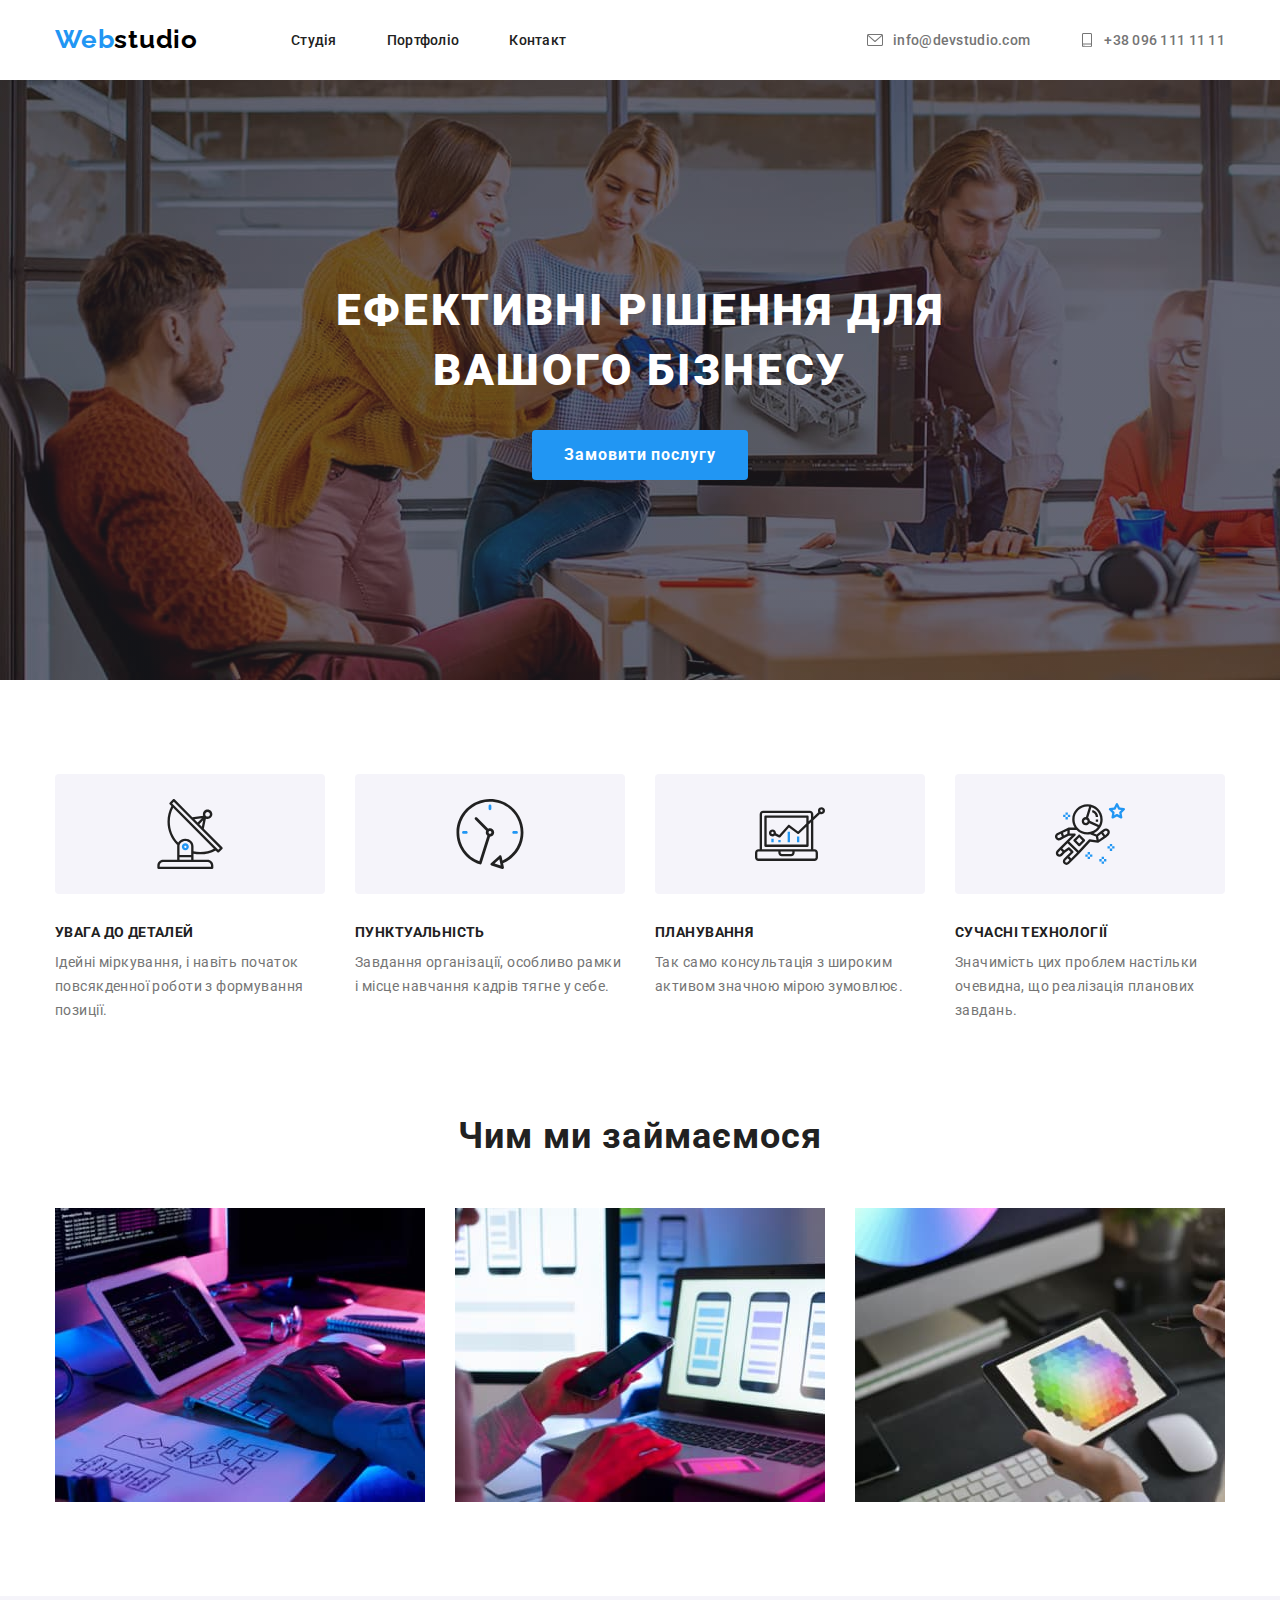
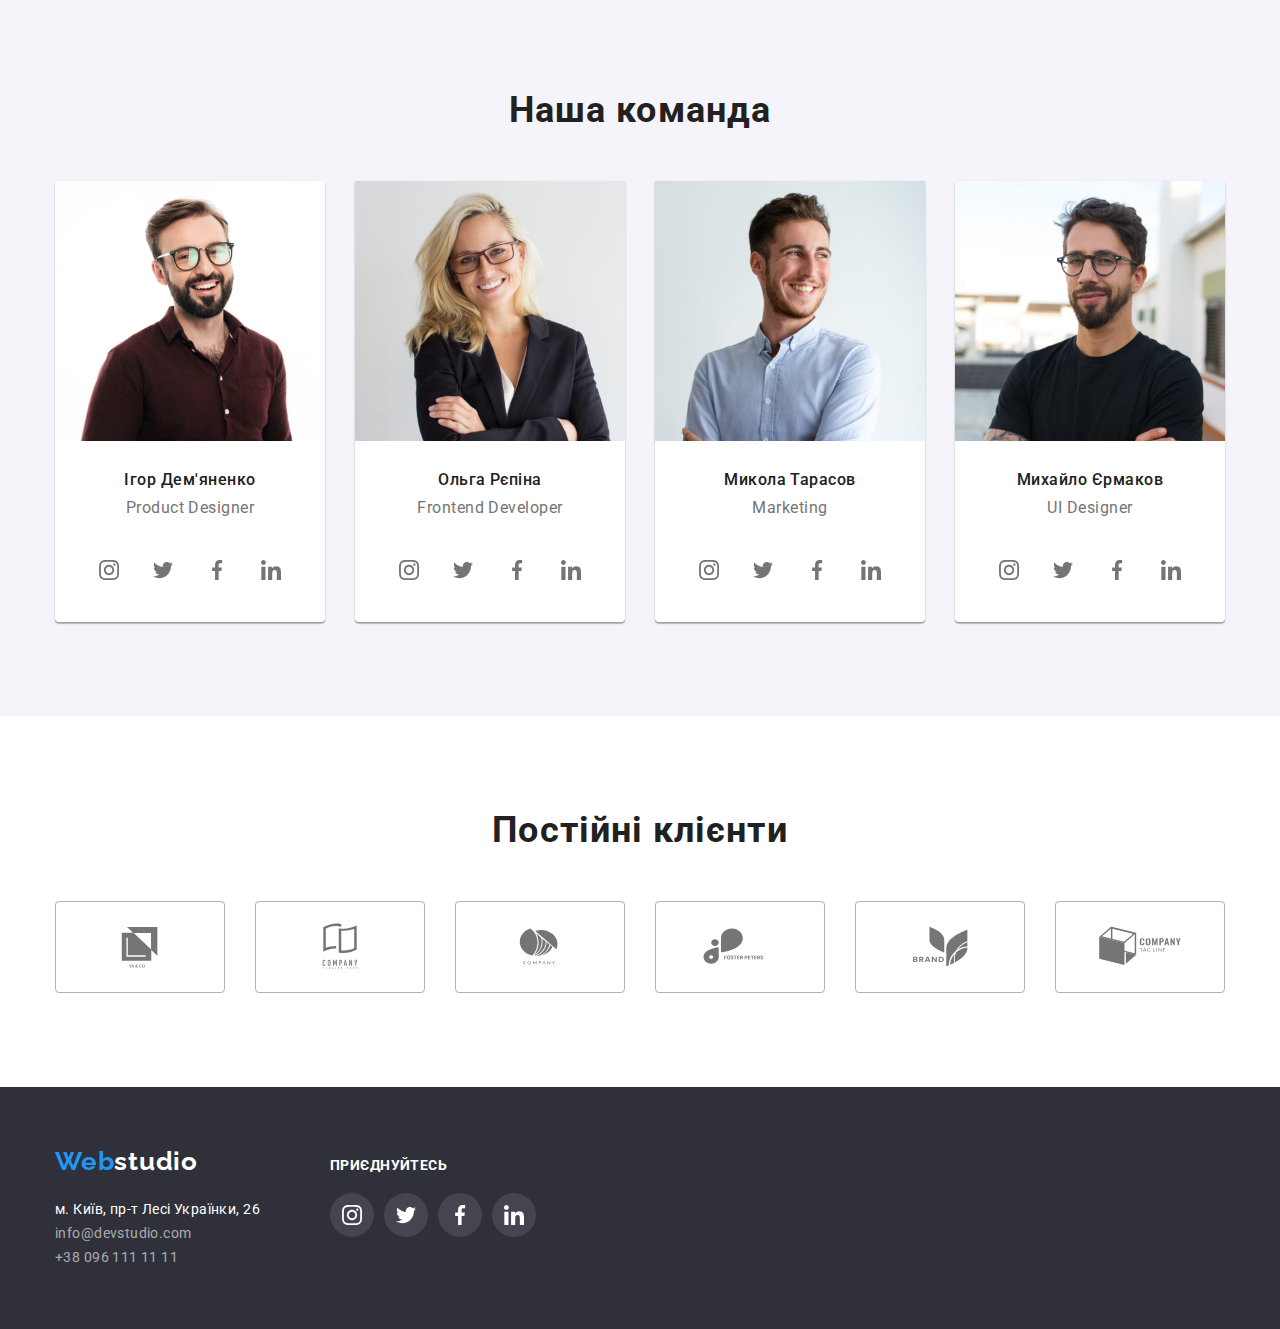
<file: index.html>
<!DOCTYPE html>
<html lang="en">
  <head>
    <meta charset="UTF-8" />
    <meta name="viewport" content="width=device-width, initial-scale=1.0" />

    <!-- fonts -->
    <link rel="preconnect" href="https://fonts.googleapis.com" />
    <link rel="preconnect" href="https://fonts.gstatic.com" crossorigin />
    <link
      href="https://fonts.googleapis.com/css2?family=Raleway:wght@700&family=Roboto:wght@400;500;700;900&display=swap"
      rel="stylesheet"
    />

    <!-- normalize -->
    <link
      rel="stylesheet"
      href="https://cdnjs.cloudflare.com/ajax/libs/modern-normalize/2.0.0/modern-normalize.min.css"
    />

    <!-- css -->
    <link rel="stylesheet" href="./css/styles.css" />
    <title>GoIT-1</title>
  </head>

  <body>
    <header class="header">
      <div class="header__container container">
        <nav class="header__menu">
          <a class="header__menu-logo logo" href="./index.html"
            ><span class="logo__span-color"> Web</span>studio</a
          >
          <ul class="header__menu-list">
            <li class="header__menu-item">
              <a class="header__menu-link link-current" href="./index.html">
                Студія
              </a>
            </li>
            <li class="header__menu-item">
              <a class="header__menu-link" href="./portfolio.html">
                Портфоліо
              </a>
            </li>
            <li class="header__menu-item">
              <a class="header__menu-link" href=""> Контакт </a>
            </li>
          </ul>
        </nav>
        <ul class="header__list">
          <li class="header__item">
            <a class="header__link" href="mailto:info@devstudio.com">
              <svg class="header__svg svg" width="16" height="16">
                <use href="./images/svg/symbol-defs.svg#icon-email"></use>
              </svg>
              info@devstudio.com</a
            >
          </li>
          <li class="header__item">
            <a class="header__link" href="tel:+380961111111">
              <svg class="header__svg svg" width="14" height="16">
                <use href="./images/svg/symbol-defs.svg#icon-tel"></use>
              </svg>
              +38 096 111 11 11</a
            >
          </li>
        </ul>
      </div>
    </header>
    <main>
      <!-- hero -->
      <section class="hero">
        <div class="hero__container container">
          <h1 class="hero__title">
            Ефективні рішення для<br />
            вашого бізнесу
          </h1>
          <button class="hero__button" type="button">Замовити послугу</button>
        </div>
      </section>

      <!-- граюсь з svg -->
      <!-- <div class="container">
  <div class="box1">
  <svg class="svg svg__rect">
    <rect class="rect" width="200" height="150" fill="red" x="20" y="140" rx="20" 
    />
  </svg>
  <svg class="svg svg__circle">
<circle class="circle" r="50" fill="orange" cx="50%" cy="50%" stroke="gold" stroke-width="100" stroke-dasharray="10 20" stroke-dashoffset="17">
</circle>
  </svg>
  <svg class="svg">
    <ellipse rx="150" ry="80" fill="gold" cx="50%" cy="50%" stroke="brown" stroke-width="10">
    </ellipse>
  </svg>
  <svg class="svg">
    <polygon points="50,50 350,50 200,250 350,250" fill="none" stroke="brown" stroke-width="10" stroke-dasharray="10" stroke-dashoffset="20">
    </polygon>
  </svg>
  <svg class="svg">
    <line x1="50" y1="50" x2="350" y2="250" stroke="black">
    </line>
  </svg>
  <svg class="svg">
    <polyline points="50,50 50,150 150,150 150,50 250,50 350,250" stroke="orange" fill="none" stroke-width="10px">
    </polyline>
  </svg>
</div>
<svg class="astronaut" xmlns="http://www.w3.org/2000/svg" width="70" height="70" viewBox="0 0 70 70">
  <clipPath id="astronaut"></clipPath>
  <path class="astronaut__path" d="M69.9433 9.89637C69.8056 9.47513 69.4416 9.16724 69.0018 9.10298L64.8228 8.49512L62.9526 4.70809C62.5606 3.91005 61.2527 3.91005 60.8608 4.70809L58.9906 8.49512L54.8114 9.10312C54.3716 9.16724 54.0076 9.47418 53.8687 9.89651C53.7323 10.3188 53.8453 10.7831 54.1639 11.0924L57.1891 14.0407L56.4752 18.2034C56.4005 18.6409 56.5802 19.0831 56.9384 19.3445C57.3012 19.6082 57.7748 19.6407 58.168 19.4331L61.9061 17.4672L65.6442 19.4331C65.8146 19.5229 66.0024 19.5672 66.1879 19.5672C66.4294 19.5672 66.671 19.4925 66.874 19.3443C67.2333 19.0831 67.413 18.6408 67.3372 18.2033L66.6233 14.0405L69.6485 11.0923C69.9654 10.7819 70.0798 10.3187 69.9433 9.89637ZM64.5556 12.7991C64.2815 13.0662 64.1555 13.4536 64.2208 13.8316L64.6385 16.2688L62.4499 15.1184C62.2795 15.0286 62.0929 14.9843 61.9061 14.9843C61.7195 14.9843 61.534 15.0286 61.3624 15.1184L59.1736 16.2688L59.5913 13.8316C59.6567 13.4536 59.5306 13.0675 59.2565 12.7991L57.4843 11.0724L59.932 10.7166C60.3124 10.6617 60.6402 10.4226 60.8106 10.0783L61.9049 7.86169L62.9992 10.0783C63.1696 10.4225 63.4974 10.6617 63.8778 10.7166L66.3255 11.0724L64.5556 12.7991Z" fill="#2196F3"/>
  <path class="astronaut__path" d="M57.167 44.8923H54.8336V47.2257H57.167V44.8923Z" fill="#2196F3"/>
  <path class="astronaut__path" d="M57.167 49.5591H54.8336V51.8925H57.167V49.5591Z" fill="#2196F3"/>
  <path class="astronaut__path" d="M59.5004 47.2257H57.167V49.5591H59.5004V47.2257Z" fill="#2196F3"/>
  <path class="astronaut__path" d="M54.8337 47.2257H52.5003V49.5591H54.8337V47.2257Z" fill="#2196F3"/>
  <path class="astronaut__path" d="M49.0002 57.7259H46.6668V60.0593H49.0002V57.7259Z" fill="#2196F3"/>
  <path class="astronaut__path" d="M49.0002 62.3926H46.6668V64.726H49.0002V62.3926Z" fill="#2196F3"/>
  <path class="astronaut__path" d="M51.3337 60.0593H49.0002V62.3927H51.3337V60.0593Z" fill="#2196F3"/>
  <path class="astronaut__path" d="M46.6668 60.0593H44.3334V62.3927H46.6668V60.0593Z" fill="#2196F3"/>
  <path class="astronaut__path" d="M35 53.0592H32.6666V55.3926H35V53.0592Z" fill="#2196F3"/>
  <path class="astronaut__path"d="M35 57.7259H32.6666V60.0593H35V57.7259Z" fill="#2196F3"/>
  <path class="astronaut__path" d="M37.3334 55.3925H35V57.7259H37.3334V55.3925Z" fill="#2196F3"/>
  <path class="astronaut__path" d="M32.6666 55.3925H30.3332V57.7259H32.6666V55.3925Z" fill="#2196F3"/>
  <path class="astronaut__path" d="M12.833 13.3918H10.4996V15.7252H12.833V13.3918Z" fill="#2196F3"/>
  <path class="astronaut__path" d="M12.833 18.0587H10.4996V20.3921H12.833V18.0587Z" fill="#2196F3"/>
  <path class="astronaut__path" d="M15.1663 15.7252H12.8329V18.0586H15.1663V15.7252Z" fill="#2196F3"/>
  <path class="astronaut__path" d="M10.4996 15.7252H8.1662V18.0586H10.4996V15.7252Z" fill="#2196F3"/>
  <path class="astronaut__path" d="M54.0635 30.9738C53.4348 30.1256 52.5119 29.5797 51.4642 29.4326C50.4119 29.2833 49.3735 29.5597 48.5335 30.2026L45.7952 32.3014L45.794 32.3026L41.6429 35.4025L38.6725 34.2194C43.9692 31.8429 47.6712 26.545 47.6712 20.3942C47.6712 12.0314 40.8402 5.22736 32.4436 5.22736C24.047 5.22736 17.2162 12.0314 17.2162 20.3942C17.2162 23.4253 18.1226 26.2439 19.6662 28.6158L13.6204 28.5633C13.6169 28.5633 13.6134 28.5633 13.6099 28.5633C13.5912 28.5633 13.5761 28.5726 13.5586 28.5738C13.4431 28.5785 13.3299 28.6018 13.2191 28.6415C13.1911 28.652 13.162 28.6579 13.1352 28.6706C13.1212 28.6765 13.1072 28.6776 13.0932 28.6846L6.02078 32.1764C6.01955 32.1764 6.01846 32.1764 6.01846 32.1775L1.87663 34.1693C1.8311 34.1891 1.78448 34.2159 1.73895 34.2462C0.0880496 35.3452 -0.474284 37.5036 0.429989 39.2676C0.911793 40.2056 1.73198 40.8963 2.74003 41.2124C3.12859 41.3337 3.52521 41.3933 3.91952 41.3933C4.55308 41.3933 5.18077 41.2381 5.75582 40.9313L8.79157 39.3167L13.7441 36.7593L16.7122 36.7418L4.80848 48.5884C4.80738 48.5896 4.80615 48.5896 4.80492 48.5907L1.8765 51.5074C1.18469 52.1958 0.80433 53.1092 0.80433 54.0835C0.80433 55.0565 1.18469 55.9723 1.8765 56.6619C2.58703 57.3689 3.52152 57.7235 4.45601 57.7235C5.39173 57.7235 6.32498 57.3689 7.03785 56.6619L9.91254 53.7988L13.7206 50.9556L15.6912 52.9179L11.8376 56.7551C11.8365 56.7564 11.8352 56.7564 11.834 56.7575L8.90559 59.6741C8.21378 60.3625 7.83343 61.2759 7.83343 62.2502C7.83343 63.2233 8.21378 64.139 8.90559 64.8286C9.61613 65.5356 10.5518 65.8903 11.4863 65.8903C12.4208 65.8903 13.3565 65.5356 14.0682 64.8286L16.9977 61.912L21.6842 57.2453C21.6854 57.244 21.6854 57.2429 21.6865 57.2417L23.8951 55.0542L23.8869 55.046C23.9009 55.032 23.9207 55.0272 23.9348 55.0122L35.2353 42.6349L42.8281 43.7152C42.8829 43.7234 42.9377 43.7269 42.9926 43.7269C43.1338 43.7269 43.2703 43.6931 43.4021 43.6429C43.4406 43.629 43.4744 43.6102 43.5106 43.5916C43.5526 43.5706 43.5969 43.559 43.6367 43.5322L50.6659 38.8655C50.6916 38.848 50.7056 38.8199 50.73 38.8013C50.758 38.7792 50.7931 38.7699 50.8186 38.7453L53.5999 36.1401C55.0471 34.7841 55.2466 32.5628 54.0635 30.9738ZM4.66027 38.8722C4.28114 39.0752 3.85061 39.1159 3.43881 38.9854C3.03042 38.8582 2.69915 38.5793 2.50541 38.2025C2.15308 37.5164 2.35721 36.6811 2.97436 36.2296L5.84796 34.8471L6.53977 36.8689L6.8303 37.7182L4.66027 38.8722ZM12.3102 34.874L8.92336 36.6241L8.36459 34.9907L7.96331 33.8169L12.3968 31.6282L12.3102 34.874ZM45.3402 20.3919C45.3402 22.4009 44.8607 24.2957 44.03 25.9907L34.8832 21.8362C34.7875 20.5821 34.1366 19.4842 33.1589 18.8005L36.3615 8.16849C41.5626 9.82295 45.3402 14.6752 45.3402 20.3919ZM19.5519 20.3919C19.5519 13.3159 25.3363 7.55831 32.4461 7.55831C32.9991 7.55831 33.5404 7.60493 34.0759 7.67261L30.9434 18.0713C30.9014 18.0701 30.8617 18.0585 30.8185 18.0585C28.5598 18.0585 26.7222 19.8901 26.7222 22.1419C26.7222 24.3936 28.5598 26.2254 30.8185 26.2254C32.3375 26.2254 33.65 25.3866 34.3582 24.1591L42.8073 27.9975C40.4564 31.1615 36.6938 33.2255 32.4459 33.2255C25.3363 33.2255 19.5519 27.4679 19.5519 20.3919ZM32.5814 22.1419C32.5814 23.1068 31.7903 23.8919 30.8185 23.8919C29.8467 23.8919 29.0557 23.1068 29.0557 22.1419C29.0557 21.1771 29.8467 20.3919 30.8185 20.3919C31.7903 20.3919 32.5814 21.1771 32.5814 22.1419ZM5.39186 55.0074C4.87506 55.5196 4.03846 55.5185 3.52289 55.0087C3.27433 54.7601 3.13788 54.4324 3.13788 54.0835C3.13788 53.7358 3.27433 53.4079 3.52289 53.1618L5.62743 51.0652L7.48944 52.9191L5.39186 55.0074ZM12.4222 63.1743C11.9054 63.6865 11.0677 63.6877 10.552 63.1755C10.3034 62.927 10.167 62.5993 10.167 62.2503C10.167 61.9027 10.3034 61.5748 10.552 61.3287L12.6579 59.231L13.5388 60.1073L14.5211 61.0849L12.4222 63.1743ZM20.0384 55.5862C20.0371 55.5873 20.036 55.5873 20.0348 55.5885L16.1742 59.4385L15.2933 58.5623L14.311 57.5846L18.168 53.7451C18.168 53.7451 18.168 53.7451 18.168 53.744C18.1693 53.7428 18.1703 53.7428 18.1716 53.7417C18.2591 53.6542 18.3139 53.5492 18.3676 53.4454C18.3828 53.415 18.4119 53.3893 18.4248 53.3579C18.461 53.2681 18.4668 53.1713 18.4808 53.0767C18.4878 53.0229 18.5112 52.9729 18.5112 52.9179C18.5112 52.8397 18.4832 52.764 18.4669 52.6869C18.4529 52.6169 18.4529 52.5456 18.426 52.4781C18.3817 52.3684 18.3058 52.2716 18.2265 52.177C18.2044 52.1513 18.1962 52.1186 18.1717 52.0942C18.1717 52.0942 18.1717 52.0942 18.1705 52.0942C18.1693 52.0931 18.1693 52.0906 18.1682 52.0895L14.6529 48.5895C14.6156 48.5521 14.5678 48.537 14.5258 48.5055C14.464 48.4577 14.4045 48.4134 14.3356 48.3795C14.2692 48.3468 14.2015 48.327 14.1315 48.3082C14.0568 48.2872 13.9845 48.2709 13.9063 48.265C13.8351 48.2604 13.7686 48.2674 13.6975 48.2756C13.6193 48.2849 13.5459 48.2954 13.47 48.3199C13.3965 48.3432 13.3312 48.3793 13.2636 48.4179C13.2204 48.4424 13.1714 48.4506 13.1305 48.4809L9.25136 51.3767L7.2808 49.4143L12.5286 44.1946L22.0674 53.576L20.0384 55.5862ZM34.9545 40.2372C34.9207 40.2325 34.8891 40.2454 34.8554 40.2431C34.7702 40.2384 34.6886 40.2443 34.6034 40.2582C34.5369 40.2699 34.4739 40.2827 34.4109 40.3049C34.3362 40.3306 34.2686 40.3656 34.1996 40.4075C34.1343 40.4472 34.0748 40.4892 34.0177 40.5417C33.9896 40.5661 33.9559 40.5779 33.9302 40.6058L23.6527 51.862L14.1851 42.5506L20.3825 36.3859C20.8387 35.9309 20.8411 35.1923 20.386 34.735C20.1562 34.5052 19.8541 34.392 19.5519 34.3932V34.3921L14.6985 34.4212L14.7592 30.9049L21.5493 30.9633C24.3166 33.7937 28.176 35.5589 32.4461 35.5589C33.4027 35.5589 34.3361 35.4598 35.2449 35.2905C35.3324 35.3605 35.4186 35.4317 35.5284 35.476L40.7996 37.5761L41.1332 39.235L41.5228 41.1717L34.9545 40.2372ZM43.7944 40.6269L43.1096 37.2189L46.2736 34.8564L47.102 35.9554L48.3445 37.605L43.7944 40.6269ZM52.0055 34.4341L50.1726 36.1514L48.1356 33.4471L49.9544 32.0529C50.2939 31.7917 50.7221 31.6854 51.1421 31.7403C51.5644 31.7997 51.9378 32.0203 52.1921 32.3621C52.6659 33.0003 52.5853 33.8905 52.0055 34.4341Z" fill="#212121"/>
  <path class="astronaut__path" d="M29.7545 40.5651L25.0668 35.8984C24.613 35.4446 23.8755 35.4446 23.4205 35.8984L18.734 40.5651C18.5147 40.7856 18.391 41.0819 18.391 41.3922C18.391 41.7026 18.5135 42.0001 18.734 42.2194L23.4205 46.8861C23.648 47.1124 23.9468 47.2256 24.2443 47.2256C24.5418 47.2256 24.8404 47.1124 25.0668 46.8861L29.7545 42.2194C29.9738 42.0001 30.0987 41.7026 30.0987 41.3922C30.0987 41.0819 29.9749 40.7844 29.7545 40.5651ZM24.2443 44.4128L21.2109 41.3922L24.2443 38.3717L27.2788 41.3922L24.2443 44.4128Z" fill="#212121"/>
  <path class="astronaut__path" d="M37.5468 11.0923L36.9833 13.358C37.1385 13.3966 40.7844 14.3462 40.7844 18.0586H43.1178C43.1177 13.6461 39.4742 11.5718 37.5468 11.0923Z" fill="#212121"/>
  <path class="astronaut__path" d="M43.1178 20.3919H40.7844V22.7253H43.1178V20.3919Z" fill="#212121"/>
</svg>

<img class="img1" src="./images/hero/Img.jpg" alt="">
</div> -->




      <!-- features -->
         <section class="features section">
        <h2 class="hidden-title">особливості</h2>
        <div class="features__container container">
          <ul class="features__list">
            <li class="features__item">
              <div class="features__box">
                <svg class="features__svg" width="70" height="70">
                  <use href="./images/svg/symbol-defs.svg#icon-antenna-1"></use>
                </svg>
              </div>

              <h3 class="features__title">УВАГА ДО ДЕТАЛЕЙ</h3>
              <p class="features__text text">
                Ідейні міркування, і навіть початок повсякденної роботи з
                формування позиції.
              </p>
            </li>
            <li class="features__item">
              <div class="features__box">
                <svg class="features__svg" width="70" height="70">
                  <use href="./images/svg/symbol-defs.svg#icon-clock-2"></use>
                </svg>
              </div>

              <h3 class="features__title">ПУНКТУАЛЬНІСТЬ</h3>
              <p class="features__text">
                Завдання організації, особливо рамки і місце навчання кадрів
                тягне у себе.
              </p>
            </li>
            <li class="features__item">
              <div class="features__box">
                <svg class="features__svg" width="70" height="70">
                  <use href="./images/svg/symbol-defs.svg#icon-diagram-3"></use>
                </svg>
              </div>

              <h3 class="features__title">ПЛАНУВАННЯ</h3>
              <p class="features__text">
                Так само консультація з широким активом значною мірою зумовлює.
              </p>
            </li>
            <li class="features__item">
              <div class="features__box">
                <svg class="features__svg" width="70" height="70">
                  <use
                    href="./images/svg/symbol-defs.svg#icon-astronaut-4"
                  ></use>
                </svg>
              </div>

              <h3 class="features__title">СУЧАСНІ ТЕХНОЛОГІЇ</h3>
              <p class="features__text">
                Значимість цих проблем настільки очевидна, що реалізація
                планових завдань.
              </p>
            </li>
          </ul>
        </div>
      </section>
      <!-- our work -->
      <section class="work">
        <div class="container">
          <h2 class="title">Чим ми займаємося</h2>
          <ul class="work__list">
            <li class="work__item">
              <img
                class="work__img"
                src="./images/our-work/1.jpg"
                alt="десктопні додатки"
                width="370"
                height="294"
              />
            </li>
            <li class="work__item">
              <img
                class="work__img"
                src="./images/our-work/2.jpg"
                alt="мобільні додатки"
                width="370"
                height="294"
              />
            </li>
            <li class="work__item">
              <img
                class="work__img"
                src="./images/our-work/3.jpg"
                alt="дизайнерські рішення"
                width="370"
                height="294"
              />
            </li>
          </ul>
        </div>
      </section>
      <!-- team -->
      <section class="team section">
        <div class="container">
          <h2 class="title">Наша команда</h2>
          <ul class="team__list">
            <li class="team__item">
              <article class="team__article">
                <img
                  class="team__img"
                  src="./images/team/1.jpg"
                  alt="працівник Ігор Дем'яненко"
                  width="270"
                  height="260"
                />
                <h2 class="team__title">Ігор Дем'яненко</h2>
                <p class="team__text">Product Designer</p>

                <ul class="team__list--flex">
                  <li class="team__item-retreat">
                    <a
                      class="team__link"
                      href="https://www.instagram.com/yourprofile"
                      target="_blank"
                      rel="noopener noreferrer"
                      aria-label="instagram"
                    >
                      <svg class="svg" width="20" height="20">
                        <use
                          href="./images/svg/symbol-defs.svg#icon-instagram-1"
                        ></use>
                      </svg>
                    </a>
                  </li>
                  <li class="team__item-retreat">
                    <a
                      class="team__link"
                      href="https://twitter.com/yourprofile"
                      target="_blank"
                      rel="noopener noreferrer"
                      aria-label="twitter"
                    >
                      <svg class="svg" width="20" height="20">
                        <use
                          href="./images/svg/symbol-defs.svg#icon-twitter-2"
                        ></use>
                      </svg>
                    </a>
                  </li>
                  <li class="team__item-retreat">
                    <a
                      class="team__link"
                      href="https://www.facebook.com/yourpage"
                      target="_blank"
                      rel="noopener noreferrer"
                      aria-label="facebook"
                    >
                      <svg class="svg" width="20" height="20">
                        <use
                          href="./images/svg/symbol-defs.svg#icon-facebook-3"
                        ></use>
                      </svg>
                    </a>
                  </li>
                  <li class="team__item-retreat">
                    <a
                      class="team__link"
                      href="https://www.linkedin.com/in/yourprofile"
                      target="_blank"
                      rel="noopener noreferrer"
                      aria-label="linkedin"
                    >
                      <svg class="svg" width="20" height="20">
                        <use
                          href="./images/svg/symbol-defs.svg#icon-linkedin-4"
                        ></use>
                      </svg>
                    </a>
                  </li>
                </ul>
              </article>
            </li>
            <li class="team__item">
              <article class="team__article">
                <img
                  class="team__img"
                  src="./images/team/2.jpg"
                  alt="працівник Ольга Рєпіна"
                  width="270"
                  height="260"
                />
                <h2 class="team__title">Ольга Рєпіна</h2>
                <p class="team__text">Frontend Developer</p>

                <ul class="team__list--flex">
                  <li class="team__item-retreat">
                    <a
                      class="team__link"
                      href="https://www.instagram.com/yourprofile"
                      target="_blank"
                      rel="noopener noreferrer"
                    >
                      <svg class="svg" width="20" height="20">
                        <use
                          href="./images/svg/symbol-defs.svg#icon-instagram-1"
                        ></use>
                      </svg>
                    </a>
                  </li>
                  <li class="team__item-retreat">
                    <a
                      class="team__link"
                      href="https://twitter.com/yourprofile"
                      target="_blank"
                      rel="noopener noreferrer"
                    >
                      <svg class="svg" width="20" height="20">
                        <use
                          href="./images/svg/symbol-defs.svg#icon-twitter-2"
                        ></use>
                      </svg>
                    </a>
                  </li>
                  <li class="team__item-retreat">
                    <a
                      class="team__link"
                      href="https://www.facebook.com/yourpage"
                      target="_blank"
                      rel="noopener noreferrer"
                    >
                      <svg class="svg" width="20" height="20">
                        <use
                          href="./images/svg/symbol-defs.svg#icon-facebook-3"
                        ></use>
                      </svg>
                    </a>
                  </li>
                  <li class="team__item-retreat">
                    <a
                      class="team__link"
                      href="https://www.linkedin.com/in/yourprofile"
                      target="_blank"
                      rel="noopener noreferrer"
                    >
                      <svg class="svg" width="20" height="20">
                        <use
                          href="./images/svg/symbol-defs.svg#icon-linkedin-4"
                        ></use>
                      </svg>
                    </a>
                  </li>
                </ul>
              </article>
            </li>
            <li class="team__item">
              <article class="team__article">
                <img
                  class="team__img"
                  src="./images/team/3.jpg"
                  alt=" працівник Микола Тарасов"
                  width="270"
                  height="260"
                />
                <h2 class="team__title">Микола Тарасов</h2>
                <p class="team__text">Marketing</p>

                <ul class="team__list--flex">
                  <li class="team__item-retreat">
                    <a
                      class="team__link"
                      href="https://www.instagram.com/yourprofile"
                      target="_blank"
                      rel="noopener noreferrer"
                    >
                      <svg class="svg" width="20" height="20">
                        <use
                          href="./images/svg/symbol-defs.svg#icon-instagram-1"
                        ></use>
                      </svg>
                    </a>
                  </li>
                  <li class="team__item-retreat">
                    <a
                      class="team__link"
                      href="https://twitter.com/yourprofile"
                      target="_blank"
                      rel="noopener noreferrer"
                    >
                      <svg class="svg" width="20" height="20">
                        <use
                          href="./images/svg/symbol-defs.svg#icon-twitter-2"
                        ></use>
                      </svg>
                    </a>
                  </li>
                  <li class="team__item-retreat">
                    <a
                      class="team__link"
                      href="https://www.facebook.com/yourpage"
                      target="_blank"
                      rel="noopener noreferrer"
                    >
                      <svg class="svg" width="20" height="20">
                        <use
                          href="./images/svg/symbol-defs.svg#icon-facebook-3"
                        ></use>
                      </svg>
                    </a>
                  </li>
                  <li class="team__item-retreat">
                    <a
                      class="team__link"
                      href="https://www.linkedin.com/in/yourprofile"
                      target="_blank"
                      rel="noopener noreferrer"
                    >
                      <svg class="svg" width="20" height="20">
                        <use
                          href="./images/svg/symbol-defs.svg#icon-linkedin-4"
                        ></use>
                      </svg>
                    </a>
                  </li>
                </ul>
              </article>
            </li>
            <li class="team__item">
              <article class="team__article">
                <img
                  class="team__img"
                  src="./images/team/4.jpg"
                  alt=" працівник Михайло Єрмаков"
                  width="270"
                  height="260"
                />
                <h2 class="team__title">Михайло Єрмаков</h2>
                <p class="team__text">UI Designer</p>

                <ul class="team__list--flex">
                  <li class="team__item-retreat">
                    <a
                      class="team__link"
                      href="https://www.instagram.com/yourprofile"
                      target="_blank"
                      rel="noopener noreferrer"
                    >
                      <svg class="svg" width="20" height="20">
                        <use
                          href="./images/svg/symbol-defs.svg#icon-instagram-1"
                        ></use>
                      </svg>
                    </a>
                  </li>
                  <li class="team__item-retreat">
                    <a
                      class="team__link"
                      href="https://twitter.com/yourprofile"
                      target="_blank"
                      rel="noopener noreferrer"
                    >
                      <svg class="svg" width="20" height="20">
                        <use
                          href="./images/svg/symbol-defs.svg#icon-twitter-2"
                        ></use>
                      </svg>
                    </a>
                  </li>
                  <li class="team__item-retreat">
                    <a
                      class="team__link"
                      href="https://www.facebook.com/yourpage"
                      target="_blank"
                      rel="noopener noreferrer"
                    >
                      <svg class="svg" width="20" height="20">
                        <use
                          href="./images/svg/symbol-defs.svg#icon-facebook-3"
                        ></use>
                      </svg>
                    </a>
                  </li>
                  <li class="team__item-retreat">
                    <a
                      class="team__link"
                      href="https://www.linkedin.com/in/yourprofile"
                      target="_blank"
                      rel="noopener noreferrer"
                    >
                      <svg class="svg" width="20" height="20">
                        <use
                          href="./images/svg/symbol-defs.svg#icon-linkedin-4"
                        ></use>
                      </svg>
                    </a>
                  </li>
                </ul>
              </article>
            </li>
          </ul>
        </div>
      </section>
      <!-- customers -->
      <section class="customers section">
        <div class="container">
          <h2 class="title">Постійні клієнти</h2>

          <ul class="customers__list">
            <li class="customers__item">
              <a
                class="customers__link"
                href=""
                target="_blank"
                rel="noopener noreferrer"
                aria-label="постійний клієнт нашої компанії"
              >
                <svg class="svg" width="170" height="92">
                  <use href="./images/svg/symbol-defs.svg#icon-logo"></use>
                </svg>
              </a>
            </li>
            <li class="customers__item">
              <a
                class="customers__link"
                href=""
                target="_blank"
                rel="noopener noreferrer"
                aria-label="постійний клієнт нашої компанії"
              >
                <svg class="svg" width="170" height="92">
                  <use href="./images/svg/symbol-defs.svg#icon-logo-1"></use>
                </svg>
              </a>
            </li>
            <li class="customers__item">
              <a
                class="customers__link"
                href=""
                target="_blank"
                rel="noopener noreferrer"
                aria-label="постійний клієнт нашої компанії"
              >
                <svg class="svg" width="170" height="92">
                  <use href="./images/svg/symbol-defs.svg#icon-logo-2"></use>
                </svg>
              </a>
            </li>
            <li class="customers__item">
              <a
                class="customers__link"
                href=""
                target="_blank"
                rel="noopener noreferrer"
                aria-label="постійний клієнт нашої компанії"
              >
                <svg class="svg" width="170" height="92">
                  <use href="./images/svg/symbol-defs.svg#icon-logo-3"></use>
                </svg>
              </a>
            </li>
            <li class="customers__item">
              <a
                class="customers__link"
                href=""
                target="_blank"
                rel="noopener noreferrer"
                aria-label="постійний клієнт нашої компанії"
              >
                <svg class="svg" width="170" height="92">
                  <use href="./images/svg/symbol-defs.svg#icon-logo-4"></use>
                </svg>
              </a>
            </li>
            <li class="customers__item">
              <a
                class="customers__link"
                href=""
                target="_blank"
                rel="noopener noreferrer"
                aria-label="постійний клієнт нашої компанії"
              >
                <svg class="svg" width="170" height="92">
                  <use href="./images/svg/symbol-defs.svg#icon-logo-5"></use>
                </svg>
              </a>
            </li>
          </ul>
        </div>
      </section>
    </main>
    <footer class="footer">
      <div class="footer__container container">
        <div>
          <a class="footer__logo logo" href="./index.html"
            ><span class="logo__span-color"> Web</span>studio</a
          >
          <address class="footer__address">
            <ul class="footer__list">
              <li class="footer__item">
                <a
                  class="footer__link footer__link-color"
                  href="https://maps.app.goo.gl/UUuDZ8BtZKW6yukz5"
                  target="_blank"
                  rel="noopener nofollow noreferrer"
                >
                  м. Київ, пр-т Лесі Українки, 26</a
                >
              </li>
              <li class="footer__item">
                <a class="footer__link" href="mailto:info@devstudio.com"
                  >info@devstudio.com</a
                >
              </li>
              <li class="footer__item">
                <a class="footer__link" href="tel:+380961111111"
                  >+38 096 111 11 11</a
                >
              </li>
            </ul>
          </address>
        </div>

        <div class="footer__networks">
          <b class="footer__networks-title">приєднуйтесь</b>

          <ul class="footer__networks--list">
            <li class="footer__networks--item">
              <a
                class="footer__networks--link"
                href=""
                target="_blank"
                rel="noopener noreferrer"
              >
                <svg class="footer__networks--svg" width="20" height="20">
                  <use
                    href="./images/svg/symbol-defs.svg#icon-instagram-1"
                  ></use>
                </svg>
              </a>
            </li>
            <li class="footer__networks--item">
              <a
                class="footer__networks--link"
                href=""
                target="_blank"
                rel="noopener noreferrer"
              >
                <svg class="footer__networks--svg" width="20" height="20">
                  <use href="./images/svg/symbol-defs.svg#icon-twitter-2"></use>
                </svg>
              </a>
            </li>
            <li class="footer__networks--item">
              <a
                class="footer__networks--link"
                href=""
                target="_blank"
                rel="noopener noreferrer"
              >
                <svg class="footer__networks--svg" width="20" height="20">
                  <use
                    href="./images/svg/symbol-defs.svg#icon-facebook-3"
                  ></use>
                </svg>
              </a>
            </li>
            <li class="footer__networks--item">
              <a
                class="footer__networks--link"
                href=""
                target="_blank"
                rel="noopener noreferrer"
              >
                <svg class="footer__networks--svg" width="20" height="20">
                  <use
                    href="./images/svg/symbol-defs.svg#icon-linkedin-4"
                  ></use>
                </svg>
              </a>
            </li>
          </ul>
        </div>
      </div>
    </footer>
  </body>
</html>
</file>
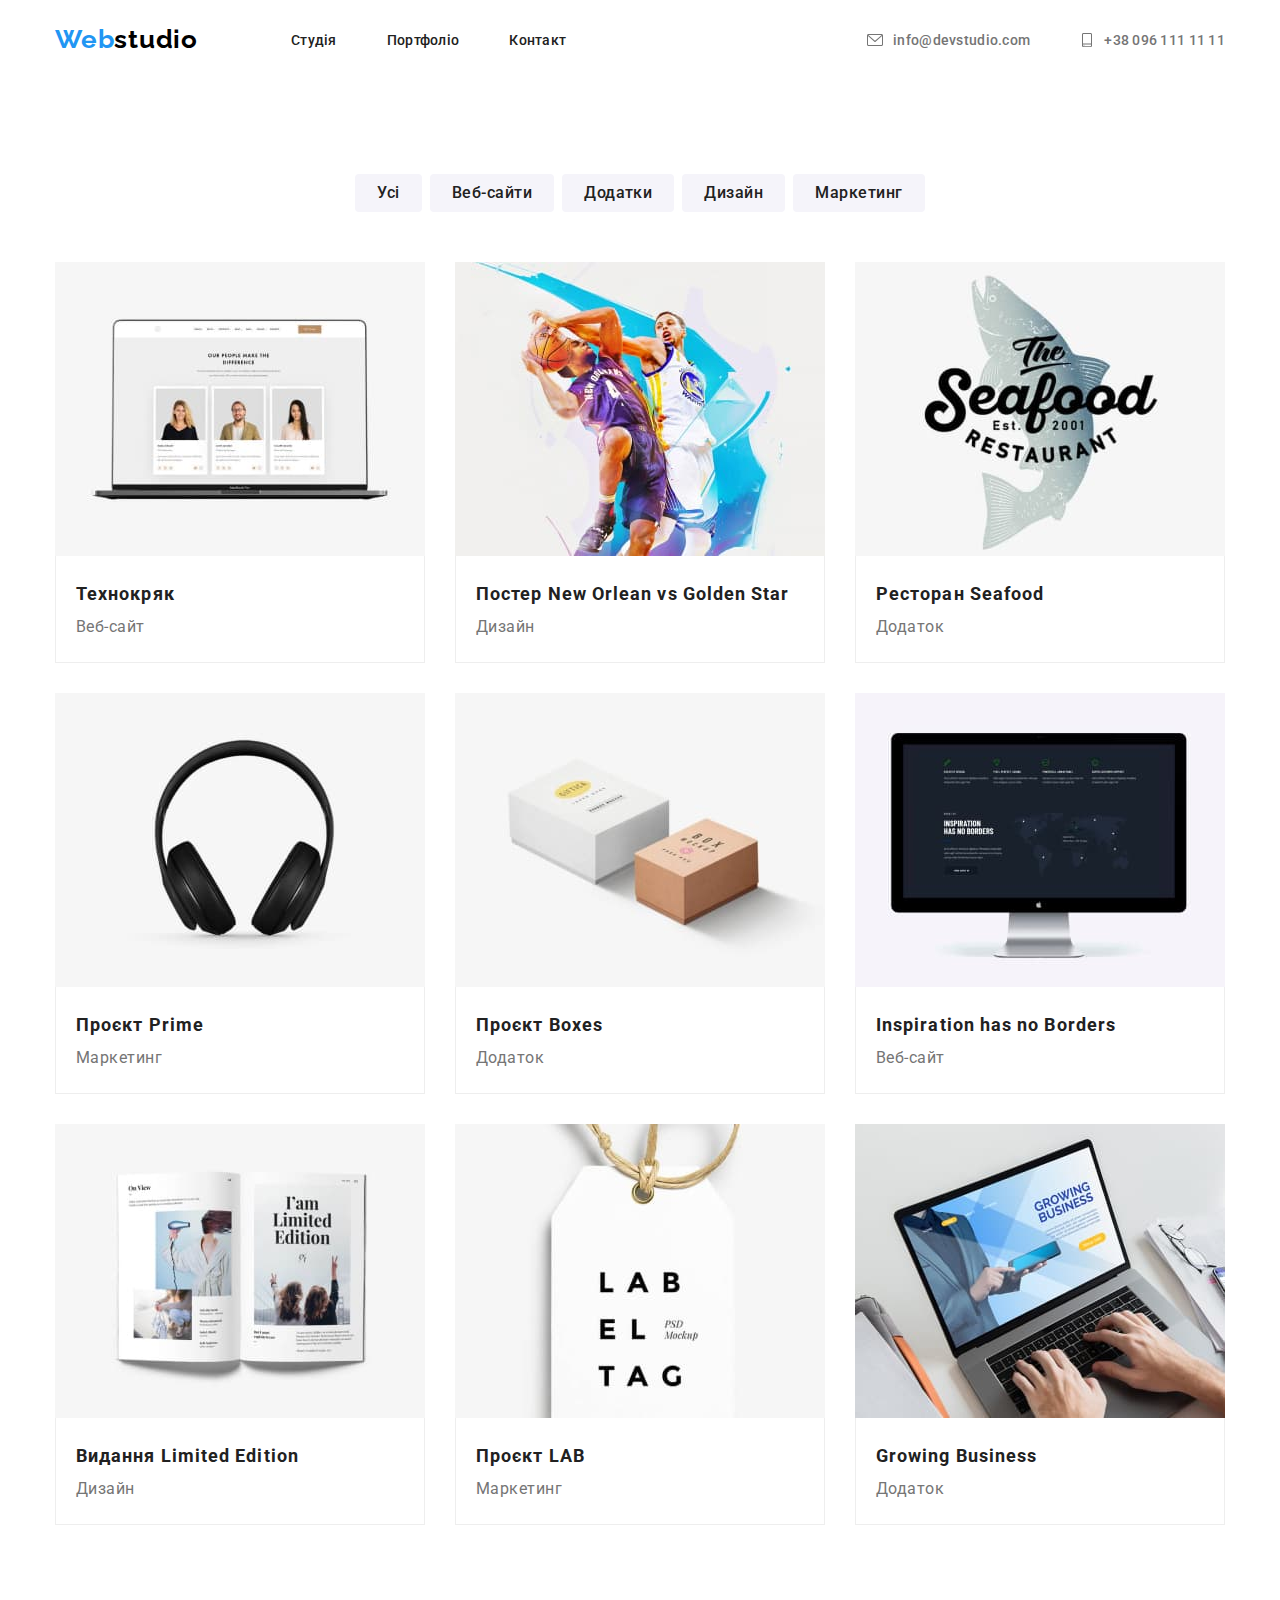
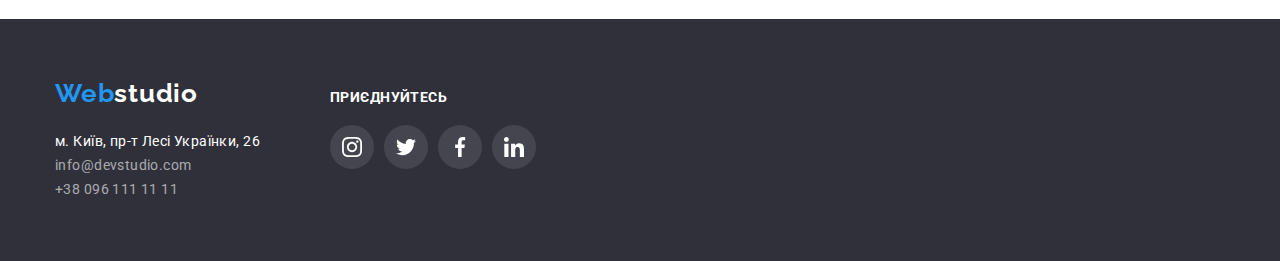
<file: portfolio.html>
<!DOCTYPE html>
<html lang="en">
  <head>
    <meta charset="UTF-8" />
    <meta name="viewport" content="width=device-width, initial-scale=1.0" />

    <!-- fonts -->
    <link rel="preconnect" href="https://fonts.googleapis.com" />
    <link rel="preconnect" href="https://fonts.gstatic.com" crossorigin />
    <link
      href="https://fonts.googleapis.com/css2?family=Raleway:wght@700&family=Roboto:wght@400;500;700;900&display=swap"
      rel="stylesheet"
    />

    <!-- normalize -->
    <link
      rel="stylesheet"
      href="https://cdnjs.cloudflare.com/ajax/libs/modern-normalize/2.0.0/modern-normalize.min.css"
    />

    <!-- css -->
    <link rel="stylesheet" href="./css/styles.css" />

    <title>GoIT-1</title>
  </head>
  <body>
    <header class="header">
      <div class="header__container container">
        <nav class="header__menu">
          <a class="header__menu-logo logo" href="./index.html"
            ><span class="logo__span-color"> Web</span>studio</a
          >
          <ul class="header__menu-list">
            <li class="header__menu-item">
              <a class="header__menu-link" href="./index.html"> Студія </a>
            </li>
            <li class="header__menu-item">
              <a class="header__menu-link link-current" href="./portfolio.html">
                Портфоліо
              </a>
            </li>
            <li class="header__menu-item">
              <a class="header__menu-link" href=""> Контакт </a>
            </li>
          </ul>
        </nav>
        <ul class="header__list">
          <li class="header__item">
            <a class="header__link" href="mailto:info@devstudio.com">
              <svg class="header__svg svg" width="16" height="16">
                <use href="./images/svg/symbol-defs.svg#icon-email"></use>
              </svg>
              info@devstudio.com</a
            >
          </li>
          <li class="header__item">
            <a class="header__link" href="tel:+380961111111">
              <svg class="header__svg svg" width="14" height="16">
                <use href="./images/svg/symbol-defs.svg#icon-tel"></use>
              </svg>
              +38 096 111 11 11</a
            >
          </li>
        </ul>
      </div>
    </header>
    <main>
      <section class="projects">
        <h1 class="hidden-title">portfolio</h1>
        <div class="container">
          <!-- buttons -->
          <div class="portfolio__button-box">
            <ul class="portfolio__button-list">
              <li class="portfolio__button-item">
                <button class="button" type="button">Усі</button>
              </li>
              <li class="portfolio__button-item">
                <button class="button" type="button">Веб-сайти</button>
              </li>
              <li class="portfolio__button-item">
                <button class="button" type="button">Додатки</button>
              </li>
              <li class="portfolio__button-item">
                <button class="button" type="button">Дизайн</button>
              </li>
              <li class="portfolio__button-item">
                <button class="button" type="button">Маркетинг</button>
              </li>
            </ul>
          </div>

          <!-- our works -->
          <ul class="projects__list">
            <li class="projects__item">
              <article class="projects__article">
                <p class="projects__text"></p>
                <img
                  class="projects__img"
                  src="./images/portfolio/1.jpg"
                  alt="Технокряк"
                  width="370"
                  height="294"
                />
                <div class="projects__article-box">
                  <h2 class="projects__title">Технокряк</h2>
                  <p class="projects__text">Веб-сайт</p>
                </div>
              </article>
            </li>
            <li class="projects__item">
              <article class="projects__article">
                <p class="projects__text"></p>
                <img
                  class="projects__img"
                  src="./images/portfolio/2.jpg"
                  alt="Постер New Orlean vs Golden Star"
                  width="370"
                  height="294"
                />
                <div class="projects__article-box">
                  <h2 class="projects__title">
                    Постер New Orlean vs Golden Star
                  </h2>
                  <p class="projects__text">Дизайн</p>
                </div>
              </article>
            </li>
            <li class="projects__item">
              <article class="projects__article">
                <p class="projects__text"></p>
                <img
                  class="projects__img"
                  src="./images/portfolio/3.jpg"
                  alt="Ресторан Seafood"
                  width="370"
                  height="294"
                />
                <div class="projects__article-box">
                  <h2 class="projects__title">Ресторан Seafood</h2>
                  <p class="projects__text">Додаток</p>
                </div>
              </article>
            </li>
            <li class="projects__item">
              <article class="projects__article">
                <p class="projects__text"></p>
                <img
                  class="projects__img"
                  src="./images/portfolio/4.jpg"
                  alt="Проєкт Prime"
                  width="370"
                  height="294"
                />
                <div class="projects__article-box">
                  <h2 class="projects__title">Проєкт Prime</h2>
                  <p class="projects__text">Маркетинг</p>
                </div>
              </article>
            </li>
            <li class="projects__item">
              <article class="projects__article">
                <p class="projects__text"></p>
                <img
                  class="projects__img"
                  src="./images/portfolio/5.jpg"
                  alt="Проєкт Boxes"
                  width="370"
                  height="294"
                />
                <div class="projects__article-box">
                  <h2 class="projects__title">Проєкт Boxes</h2>
                  <p class="projects__text">Додаток</p>
                </div>
              </article>
            </li>
            <li class="projects__item">
              <article class="projects__article">
                <p class="projects__text"></p>
                <img
                  class="projects__img"
                  src="./images/portfolio/6.jpg"
                  alt="Inspiration has no Borders"
                  width="370"
                  height="294"
                />
                <div class="projects__article-box">
                  <h2 class="projects__title">Inspiration has no Borders</h2>
                  <p class="projects__text">Веб-сайт</p>
                </div>
              </article>
            </li>
            <li class="projects__item">
              <article class="projects__article">
                <p class="projects__text"></p>
                <img
                  class="projects__img"
                  src="./images/portfolio/7.jpg"
                  alt="Видання Limited Edition"
                  width="370"
                  height="294"
                />
                <div class="projects__article-box">
                  <h2 class="projects__title">Видання Limited Edition</h2>
                  <p class="projects__text">Дизайн</p>
                </div>
              </article>
            </li>
            <li class="projects__item">
              <article class="projects__article">
                <p class="projects__text"></p>
                <img
                  class="projects__img"
                  src="./images/portfolio/8.jpg"
                  alt="Проєкт LAB"
                  width="370"
                  height="294"
                />
                <div class="projects__article-box">
                  <h2 class="projects__title">Проєкт LAB</h2>
                  <p class="projects__text">Маркетинг</p>
                </div>
              </article>
            </li>
            <li class="projects__item">
              <article class="projects__article">
                <p class="projects__text"></p>
                <img
                  class="projects__img"
                  src="./images/portfolio/9.jpg"
                  alt="Growing Business"
                  width="370"
                  height="294"
                />
                <div class="projects__article-box">
                  <h2 class="projects__title">Growing Business</h2>
                  <p class="projects__text">Додаток</p>
                </div>
              </article>
            </li>
          </ul>
        </div>
      </section>
    </main>
    <footer class="footer">
      <div class="footer__container container">
        <div>
          <a class="footer__logo logo" href="./index.html"
            ><span class="logo__span-color"> Web</span>studio</a
          >
          <address class="footer__address">
            <ul class="footer__list">
              <li class="footer__item">
                <a
                  class="footer__link footer__link-color"
                  href="https://maps.app.goo.gl/UUuDZ8BtZKW6yukz5"
                  target="_blank"
                  rel="noopener nofollow noreferrer"
                >
                  м. Київ, пр-т Лесі Українки, 26</a
                >
              </li>
              <li class="footer__item">
                <a class="footer__link" href="mailto:info@devstudio.com"
                  >info@devstudio.com</a
                >
              </li>
              <li class="footer__item">
                <a class="footer__link" href="tel:+380961111111"
                  >+38 096 111 11 11</a
                >
              </li>
            </ul>
          </address>
        </div>

        <div class="footer__networks">
          <b class="footer__networks-title">приєднуйтесь</b>

          <ul class="footer__networks--list">
            <li class="footer__networks--item">
              <a
                class="footer__networks--link"
                href=""
                target="_blank"
                rel="noopener noreferrer"
              >
                <svg class="footer__networks--svg" width="20" height="20">
                  <use
                    href="./images/svg/symbol-defs.svg#icon-instagram-1"
                  ></use>
                </svg>
              </a>
            </li>
            <li class="footer__networks--item">
              <a
                class="footer__networks--link"
                href=""
                target="_blank"
                rel="noopener noreferrer"
              >
                <svg class="footer__networks--svg" width="20" height="20">
                  <use href="./images/svg/symbol-defs.svg#icon-twitter-2"></use>
                </svg>
              </a>
            </li>
            <li class="footer__networks--item">
              <a
                class="footer__networks--link"
                href=""
                target="_blank"
                rel="noopener noreferrer"
              >
                <svg class="footer__networks--svg" width="20" height="20">
                  <use
                    href="./images/svg/symbol-defs.svg#icon-facebook-3"
                  ></use>
                </svg>
              </a>
            </li>
            <li class="footer__networks--item">
              <a
                class="footer__networks--link"
                href=""
                target="_blank"
                rel="noopener noreferrer"
              >
                <svg class="footer__networks--svg" width="20" height="20">
                  <use
                    href="./images/svg/symbol-defs.svg#icon-linkedin-4"
                  ></use>
                </svg>
              </a>
            </li>
          </ul>
        </div>
      </div>
    </footer>
  </body>
</html>
</file>
<file: css/styles.css>
:root {
    --brandColor: #757575;
    --accentColor: #2196F3;
    --accentButton: #188CE8;
    --titleColor: #212121;
    --whiteColor: #FFF;
    --blackColor: #000;
    --accentTextColor: rgba(255, 255, 255, 0.60);
    --backgroundColor: #F5F4FA;
}


/* граюсь з svg */
 /* .svg__rect:hover .rect,
.svg__circle:hover .circle {
    stroke-dashoffset: 0;
}

.box1 {
    display: grid;
    grid-template-columns: repeat(2, 1fr);
    justify-items: center;
    padding: 50px;
}

.svg {
    width: 400px;
    height: 300px;
    border: 1px solid red;
    margin-bottom: 30px;
}

.rect {
    stroke: var(--accentColor);
    stroke-width: 10px;
    fill: none;
    stroke-dasharray: 700px;
    stroke-dashoffset: 700px;

    transition: all 1s ease-in-out;
}


.circle{
    stroke-dasharray: 314;
    stroke-dashoffset: 314;

    transition: all 1s ease-in-out;
}


.astronaut{
    cursor: pointer;
border: 1px solid red;
}
.astronaut:hover .astronaut__path{
stroke-dashoffset: 0;
}

.astronaut__path{
    
    fill: none;
    stroke: var(--accentColor);
    stroke-width: 1px;

        stroke-dasharray: 300;
            stroke-dashoffset: 300;
        
            transition: all 1s ease-in-out;
}

.img1{
    clip-path: polygon(50% 0%, 100% 38%, 82% 100%, 18% 100%, 0% 38% );
    width: 1200px;
    width: 200px;
    clip-path: url(#astronaut);

}  */







body {
    color: var(--brandColor);
    background-color: var(--whiteColor);
    font-family: Roboto, sans-serif;
    font-size: 14px;
    font-weight: 400;
}

.container {
    max-width: 1200px;
    padding-left: 15px;
    padding-right: 15px;
    margin-left: auto;
    margin-right: auto;

}

.title {
    color: var(--titleColor);

    text-align: center;
    font-size: 36px;
    font-weight: 700;
    letter-spacing: 1.08px;

    margin-bottom: 50px;
}

.hidden-title {
    opacity: 0;
    position: absolute;
}

ul {
    list-style: none;
    padding: 0;
    margin: 0;
}

h1,
h2,
h3,
h4,
h5,
h6,
p {
    margin: 0;
}

a {
    text-decoration: none;
}

img {
    display: block;
}

.button {
    color: var(--titleColor);

    text-align: center;
    font-size: 16px;
    font-weight: 500;
    line-height: calc(26 / 16);
    letter-spacing: 0.48px;

    border: 0px;
    border-radius: 4px;
    background: #F5F4FA;
    cursor: pointer;

    padding: 6px 22px;
}

.button:hover,
.button:focus {
    color: var(--whiteColor);
    background: var(--accentColor);
    box-shadow: 0px 2px 2px 0px rgba(0, 0, 0, 0.12), 0px 1px 2px 0px rgba(0, 0, 0, 0.08), 0px 3px 1px 0px rgba(0, 0, 0, 0.10);
}

.section {
    padding-top: 94px;
    padding-bottom: 94px;
}

.link-current {
    color: var(--accentColor);
}

.svg {
    fill: rgba(117, 117, 117, 1);

}


/* background: background-color background-image background-repeat background-position background-attachment */

/* --------------------------------------HEADER START ----------------------------*/

.header__container {
    display: flex;
    align-items: center;
}

.header__menu {
    display: flex;
    align-items: center;
}

.header__menu-logo {
    margin-right: 93px;
}


.logo {
    color: var(--blackColor);

    font-family: Raleway;
    font-size: 26px;
    font-weight: 700;
    letter-spacing: 0.78px;
}

.logo:hover,
.logo:focus {
    color: var(--accentColor);
}



.logo__span-color {
    color: var(--accentColor);
}

.header__menu-list {
    display: flex;
}

/* .header__menu-item {
 
} */

.header__menu-item:not(:last-child) {
    margin-right: 50px;
}

.header__menu-link {
    display: inline-block;

    color: var(--titleColor);
    font-weight: 500;
    letter-spacing: 0.28px;

    padding-top: 32px;
    padding-bottom: 32px;
}

.header__menu-link:hover,
.header__menu-link:focus {
    color: var(--accentColor);
}


.header__list {
    display: flex;
    margin-left: auto;
}

/* 
.header__item {}
 */
.header__link {
    display: flex;
    align-items: center;

    color: var(--brandColor);
    font-weight: 500;
    letter-spacing: 0.28px;
    padding-top: 32px;
    padding-bottom: 32px;
}

.header__link:hover,
.header__link:focus {
    color: var(--accentColor);
}

.header__svg {
    margin-right: 10px;

}

.header__link:hover .svg,
.header__link:focus .svg {
    fill: var(--accentColor);
}

.header__item:not(:last-child) {
    margin-right: 50px;
}

/*-------------------------------- HEADER END -----------------------------*/

/*-------------------------------- HERO START ---------------------------*/

.hero {
    max-width: 1600px;
    margin-left: auto;
    margin-right: auto;
    background-color: #2F303A;

    background-image: linear-gradient(to right,
            rgba(47, 48, 58, 0.4),
            rgba(47, 48, 58, 0.4)),
        url(../images/hero/Img.jpg);

    background-repeat: no-repeat;
    background-size: cover;
}

.hero__container {
    display: flex;
    flex-direction: column;
    align-items: center;

    padding-top: 200px;
    padding-bottom: 200px;
}

.hero__title {
    color: var(--whiteColor);

    text-align: center;
    font-weight: 900;
    font-size: 44px;
    line-height: calc(60 / 44);
    letter-spacing: 2.64px;
    text-transform: uppercase;

    margin-bottom: 30px;
}

.hero__button {
    color: var(--whiteColor);
    background-color: var(--accentColor);
    font-size: 16px;
    font-weight: 700;
    line-height: calc(30 / 16);
    letter-spacing: 0.96px;

    padding: 10px 32px 10px 32px;
    border: 0px;
    border-radius: 4px;
    cursor: pointer;


}

.hero__button:hover,
.hero__button:focus {
    background-color: var(--accentButton);
    box-shadow: 0px 4px 4px 0px rgba(0, 0, 0, 0.15);
}


/*----------------------------- HERO END ------------------------------*/


/* -----------------------------FETURES START------------------------- */



/* .features {} */

.features__list {
    display: flex;
    flex-wrap: wrap;
}

.features__item {
    width: calc((100% - 90)/ 4);
    flex-basis: 270px;
    margin-right: 30px;
    margin-bottom: 30px;
}

.features__item:nth-child(4n) {
    margin-right: 0;
}

.features__item:nth-last-child(-n + 4) {
    margin-bottom: 0;
}


.features__box {
    width: 270px;
    height: 120px;
    margin-bottom: 30px;
    display: flex;
    align-items: center;
    justify-content: center;

    border-radius: 4px;
    background-color: var(--backgroundColor);
}


.features__title {
    color: var(--titleColor);

    font-size: inherit;
    font-style: normal;
    font-weight: 700;
    letter-spacing: 0.42px;
    text-transform: uppercase;

    margin-bottom: 10px;
}

.features__text {
    color: var(--brandColor);


    font-style: normal;
    line-height: calc(24 / 14);
    letter-spacing: 0.42px;
}


/* ----------------------------FETURES END ---------------------------*/


/*------------------------------WORK SRART ----------------------------*/

.work {
    padding-bottom: 94px;
}

.work__list {
    display: flex;
    flex-wrap: wrap;
}

.work__item {
    width: calc((100% - 60)/ 3);
    margin-right: 30px;
    margin-bottom: 30px;
}

.work__item:nth-child(3n) {
    margin-right: 0;
}

.work__item:nth-last-child(-n + 3) {
    margin-bottom: 0;
}

/* 

.work__img {}  */

/*----------------------------WORK END----------------------------------- */


/* ---------------------------TEAM START---------------------------------*/

.team {
    background: var(--backgroundColor);
}

.team__list {
    display: flex;
    flex-wrap: wrap;
}

.team__item {
    width: calc((100% - 90)/ 4);
    margin-right: 30px;
    margin-bottom: 30px;

    border-radius: 0px 0px 4px 4px;
    background: var(--whiteColor);

    box-shadow: 0px 2px 1px 0px rgba(0, 0, 0, 0.20), 0px 1px 1px 0px rgba(0, 0, 0, 0.14), 0px 1px 3px 0px rgba(0, 0, 0, 0.12);
}

.team__item:nth-child(4n) {
    margin-right: 0;
}

.team__item:nth-last-child(-n + 4) {
    margin-bottom: 0;
}

.team__article {
    display: flex;
    flex-direction: column;
    align-items: center;
}

.team__img {
    margin-bottom: 30px;
}

.team__title {
    color: var(--titleColor);

    font-size: 16px;
    font-weight: 500;
    letter-spacing: 0.48px;

    margin-bottom: 10px;
}

.team__text {
    color: var(--brandColor);
    font-size: 16px;
    letter-spacing: 0.48px;

    margin-bottom: 30px;
}

.team__list--flex {
    display: flex;
    margin-bottom: 30px;
}

.team__item-retreat:not(:last-child) {
    margin-right: 10px;
}

.team__link {
    display: flex;
    align-items: center;
    justify-content: center;
    width: 44px;
    height: 44px;

    border-radius: 100%;

}

.team__link:hover,
.team__link:focus {
    background-color: var(--accentColor);
}

.team__link:hover .svg,
.team__link:focus .svg {
    fill: var(--whiteColor);
}

/* ----------------------------------TEAM END----------------------------- */


/* ----------------------------------CUSTOMERS START------------------------------ */

.customers__list {
    display: flex;
    flex-wrap: wrap;
}

.customers__item:not(:last-child) {
    margin-right: 30px;
}


.customers__link {
    width: 170px;
    height: 92px;

    display: flex;
    align-items: center;
    justify-content: center;

    border-radius: 4px;
    border: 1px solid #AFB1B8;
}

.customers__link:hover,
.customers__link:focus {
    border: 1px solid var(--accentColor);
}

.customers__link:hover .svg,
.customers__link:focus .svg {
    fill: var(--accentColor);
}


/* ----------------------------------CUSTOMERS END-------------------------------------*/





/* ---------------------------------FOOTER START-------------------------------- */

.footer {
    background-color: #2F303A;
    padding-top: 60px;
    padding-bottom: 60px;
}

.footer__container {
    display: flex;
    align-items: baseline;
}

.footer__logo {
    display: inline-block;
    color: var(--whiteColor);
    margin-bottom: 20px;
}

/* .footer__menu-logo {}

.logo {}

.logo__span-color {}

.footer__address {}

.footer__list {}

.footer__item {} */

.footer__link {
    color: var(--accentTextColor);

    font-family: Roboto;
    font-style: normal;
    line-height: calc(24 / 14);
    letter-spacing: 0.42px;
}

.footer__link:hover,
.footer__link:focus {
    color: var(--accentColor);
}

.footer__link-color {
    color: var(--whiteColor);
}

/* ----------------------------------NETWORKS START---------------------------------- */

.footer__networks {
    margin-left: 70px;
}

.footer__networks-title {
    color: var(--whiteColor);
    font-weight: 700;
    letter-spacing: 0.42px;
    text-transform: uppercase;

    display: inline-block;
    margin-bottom: 20px;
}

.footer__networks--list {
    display: flex;
}

.footer__networks--item:not(:last-child) {
    margin-right: 10px;
}

.footer__networks--link {
    width: 44px;
    height: 44px;
    display: flex;
    align-items: center;
    justify-content: center;

    background-color: rgba(255, 255, 255, 0.10);
    border-radius: 100%;
}

.footer__networks--link:hover,
.footer__networks--link:focus {
    background-color: var(--accentColor);
}

.footer__networks--svg {
    fill: var(--whiteColor);
}

/* ----------------------------------NETWORKS END------------------------------ */


/*---------------------------------- FOOTER END ------------------------------------------------*/



/*!!!!!!!!!!!!!!!!!!--------------------------!!!!!!!!!!!!!!!PORTFOLIO START!!!!!!!!!!!!!------------------------------!!!!!!!!!!!!!!!!!!!!!!!!!!!!! */


/* -------------------------------BUTTONS START----------------------- */

.portfolio__button-box {
    margin-bottom: 50px;
}

.portfolio__button-list {
    display: flex;
    justify-content: center;
}

.portfolio__button-item:not(:last-child) {
    margin-right: 8px;
}

/* -------------------------------BUTTONS START----------------------- */

/* ----------------------------PROJECTS START-------------------------- */

.projects {
    padding-top: 94px;
    padding-bottom: 94px;
}

.projects__list {
    display: flex;
    flex-wrap: wrap;


}

.projects__item {
    width: calc((100% - 60px)/ 3);
    margin-right: 30px;
    margin-bottom: 30px;
}

.projects__item:nth-child(3n) {
    margin-right: 0;
}

.projects__item:nth-last-child(-n + 3) {
    margin-bottom: 0;
}

/*



.projects__article {}


.projects__img {}  */

.projects__article-box {
    padding: 20px;
    border: 1px solid #EEE;
    border-top: 0;
    background: var(--whiteColor);
}

.projects__title {
    color: var(--titleColor);
    font-size: 18px;
    font-weight: 700;
    line-height: calc(36 / 18);
    letter-spacing: 1.08px;
}

.projects__text {
    color: var(--brandColor);

    font-size: 16px;
    font-style: normal;
    line-height: calc(30 / 16);
    letter-spacing: 0.48px;
}

/* ------------------------------------PROJECTS END---------------------- */
</file>
